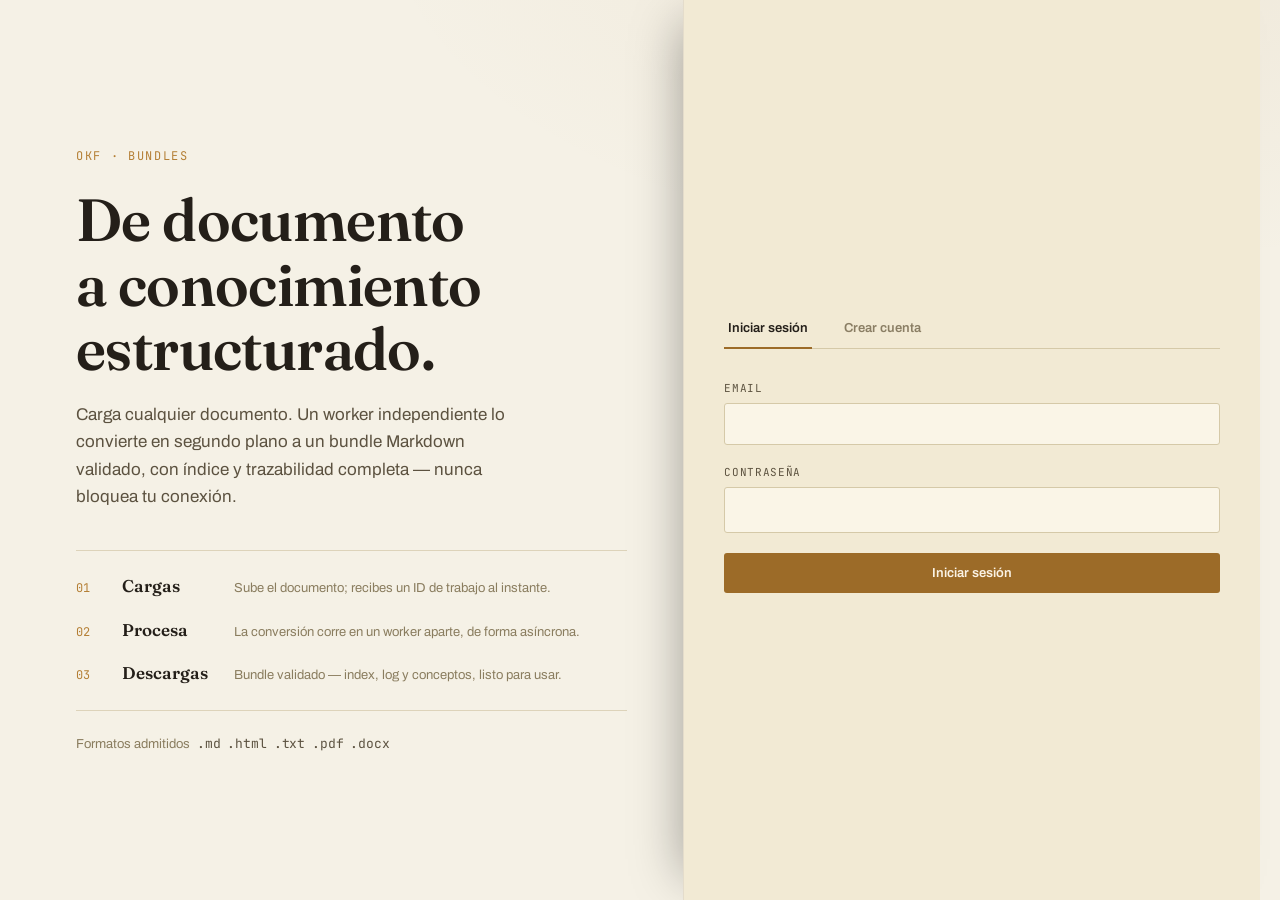
<file: frontend/index.html>
<!DOCTYPE html>
<html lang="es">
<head>
  <meta charset="UTF-8" />
  <meta name="viewport" content="width=device-width, initial-scale=1.0" />
  <title>OKF — Bundles de conocimiento</title>
  <meta name="description" content="Plataforma multiusuario para convertir documentos a bundles OKF (Open Knowledge Format). Backend en Go, procesamiento asíncrono con workers." />
  <meta name="theme-color" content="#f5f1e6" />
  <link rel="icon" href="data:image/svg+xml,<svg xmlns='http://www.w3.org/2000/svg' viewBox='0 0 24 24'><rect width='24' height='24' rx='3' fill='%23e4dccb'/><path d='M6 7h12M6 12h12M6 17h7' stroke='%23241f19' stroke-width='2' stroke-linecap='round'/></svg>" />
  <link rel="preconnect" href="https://fonts.googleapis.com" />
  <link rel="preconnect" href="https://fonts.gstatic.com" crossorigin />
  <link rel="stylesheet" href="https://fonts.googleapis.com/css2?family=Fraunces:opsz,wght@9..144,500;9..144,600;9..144,700&family=Archivo:wght@400;500;600;700&family=JetBrains+Mono:wght@400;500;600&display=swap" />
  <!-- Bootstrap Icons: solo la fuente de iconos vía CDN, no el framework CSS de
       Bootstrap — el sistema de diseño (color, tipografía, layout) sigue siendo el propio. -->
  <link rel="stylesheet" href="https://cdn.jsdelivr.net/npm/bootstrap-icons@1.11.3/font/bootstrap-icons.min.css" />
  <link rel="stylesheet" href="css/style.css?v=20260823-2" />
</head>
<body>

<div class="shell">

  <!-- ══════════════════════════════════════ VISTA: AUTENTICACIÓN ══════ -->
  <div class="view view-auth" id="view-auth">
    <div class="auth-layout">

      <aside class="auth-intro">
        <p class="brandmark">OKF · Bundles</p>
        <h1 class="auth-headline">De documento<br />a conocimiento<br />estructurado.</h1>
        <p class="auth-copy">Carga cualquier documento. Un worker independiente lo convierte en segundo plano a un bundle Markdown validado, con índice y trazabilidad completa — nunca bloquea tu conexión.</p>

        <ol class="pipeline">
          <li><span class="pipeline-n">01</span><span class="pipeline-t">Cargas</span><span class="pipeline-d">Sube el documento; recibes un ID de trabajo al instante.</span></li>
          <li><span class="pipeline-n">02</span><span class="pipeline-t">Procesa</span><span class="pipeline-d">La conversión corre en un worker aparte, de forma asíncrona.</span></li>
          <li><span class="pipeline-n">03</span><span class="pipeline-t">Descargas</span><span class="pipeline-d">Bundle validado — index, log y conceptos, listo para usar.</span></li>
        </ol>

        <p class="formats-line">Formatos admitidos&ensp;<span class="mono">.md&ensp;.html&ensp;.txt&ensp;.pdf&ensp;.docx</span></p>
      </aside>

      <div class="auth-panel">
        <div class="tabs" role="tablist">
          <button class="tab active" data-tab="login" role="tab" aria-selected="true" aria-controls="form-login">Iniciar sesión</button>
          <button class="tab" data-tab="register" role="tab" aria-selected="false" aria-controls="form-register">Crear cuenta</button>
        </div>

        <form class="auth-form active" id="form-login" novalidate>
          <p class="form-alert" id="login-error" role="alert" hidden></p>

          <div class="field">
            <label for="login-email">Email</label>
            <input class="field-input" type="email" id="login-email" required autocomplete="email" />
          </div>
          <div class="field">
            <label for="login-password">Contraseña</label>
            <input class="field-input mono" type="password" id="login-password" required autocomplete="current-password" />
          </div>

          <button class="btn btn-primary btn-block" type="submit" id="btn-login">Iniciar sesión</button>
        </form>

        <form class="auth-form" id="form-register" novalidate>
          <p class="form-alert" id="register-error" role="alert" hidden></p>

          <div class="field">
            <label for="reg-username">Nombre de usuario</label>
            <input class="field-input" type="text" id="reg-username" required minlength="3" maxlength="50" autocomplete="username" />
          </div>
          <div class="field">
            <label for="reg-email">Email</label>
            <input class="field-input" type="email" id="reg-email" required autocomplete="email" />
          </div>
          <div class="field">
            <label for="reg-password">Contraseña</label>
            <input class="field-input mono" type="password" id="reg-password" required autocomplete="new-password" aria-describedby="reg-password-hint" />
            <p class="field-hint" id="reg-password-hint">Mínimo 8 caracteres.</p>
          </div>

          <button class="btn btn-primary btn-block" type="submit" id="btn-register">Crear cuenta</button>
        </form>
      </div>

    </div>
  </div>

  <!-- ══════════════════════════════════════ VISTA: APLICACIÓN ═════════ -->
  <div class="view view-app" id="view-app" hidden>

    <header class="masthead">
      <div class="masthead-brand">
        <svg class="brand-mark" viewBox="0 0 24 24" aria-hidden="true"><rect width="24" height="24" rx="4" fill="currentColor"/><path d="M6 7h12M6 12h12M6 17h7" stroke="var(--ink-900)" stroke-width="1.8" stroke-linecap="round"/></svg>
        <span class="masthead-title">OKF <span class="masthead-title-sub">Bundles</span></span>
      </div>
      <div class="masthead-user">
        <span class="user-tag" id="navbar-username"></span>
        <button class="btn btn-ghost" id="btn-logout" type="button">
          <i class="bi bi-box-arrow-right icon" aria-hidden="true"></i>
          Cerrar sesión
        </button>
      </div>
    </header>

    <main class="workspace">

      <!-- ── Columna primaria: carga + lista ─────────────────────────── -->
      <section class="col-primary" aria-label="Carga y lista de trabajos">

        <div class="uploader" id="upload-zone" tabindex="0" role="button" aria-label="Cargar documento: arrastra un archivo o presiona para elegirlo">
          <i class="bi bi-upload uploader-icon" aria-hidden="true"></i>
          <p class="uploader-title">Arrastra un documento aquí, o haz clic para elegirlo</p>
          <p class="uploader-copy">Se procesa en segundo plano — puedes cerrar esta pestaña sin perder el trabajo.</p>
          <p class="uploader-formats mono">md&ensp;·&ensp;html&ensp;·&ensp;txt&ensp;·&ensp;pdf&ensp;·&ensp;docx&ensp;·&ensp;máx 50&nbsp;MB</p>
          <input type="file" id="file-input" hidden accept=".md,.markdown,.html,.htm,.txt,.pdf,.docx" />
        </div>
        <p class="uploader-error" id="upload-error" role="alert" hidden></p>

        <div class="upload-ticket" id="upload-progress" hidden>
          <div class="upload-ticket-row">
            <span class="upload-ticket-label" id="progress-label">Subiendo…</span>
            <span class="upload-ticket-id mono" id="progress-job-id"></span>
          </div>
          <div class="upload-ticket-track"><div class="upload-ticket-bar" id="progress-bar"></div></div>
        </div>

        <div class="list-head">
          <h2>Trabajos</h2>
          <div class="list-stats mono" id="list-stats" aria-live="polite"></div>
          <button class="btn btn-ghost btn-sm" id="btn-refresh" type="button">
            <i class="bi bi-arrow-repeat icon" aria-hidden="true"></i>
            Actualizar
          </button>
        </div>

        <!-- estado: cargando -->
        <div class="jobs-state" id="jobs-loading" hidden>
          <div class="skeleton-row"></div>
          <div class="skeleton-row"></div>
          <div class="skeleton-row"></div>
        </div>

        <!-- estado: error de red -->
        <div class="jobs-state jobs-state-error" id="jobs-network-error" hidden>
          <i class="bi bi-plug icon icon-lg" aria-hidden="true"></i>
          <p class="jobs-state-title">No se pudo conectar con el servidor</p>
          <p class="jobs-state-copy">Verifica tu conexión. Reintentamos automáticamente, o puedes forzarlo ahora.</p>
          <button class="btn btn-secondary btn-sm" id="btn-retry-connection" type="button">Reintentar</button>
        </div>

        <!-- estado: vacío -->
        <div class="jobs-state" id="jobs-empty" hidden>
          <i class="bi bi-inbox icon icon-lg" aria-hidden="true"></i>
          <p class="jobs-state-title">Todavía no hay trabajos</p>
          <p class="jobs-state-copy">Sube tu primer documento arriba para generar un bundle.</p>
        </div>

        <ul class="job-list" id="jobs-list"></ul>
      </section>

      <!-- ── Columna de detalle ───────────────────────────────────────── -->
      <aside class="col-detail" id="col-detail" aria-label="Detalle del trabajo seleccionado">
        <div class="detail-empty" id="detail-empty">
          <i class="bi bi-file-earmark-text icon icon-lg" aria-hidden="true"></i>
          <p>Selecciona un trabajo de la lista para ver su detalle.</p>
        </div>
        <div class="detail-panel" id="detail-panel" hidden></div>
      </aside>

    </main>
  </div>

</div><!-- /shell -->

<div class="toast-region" id="toast-container" aria-live="polite"></div>

<script src="js/app.js?v=20260823-2"></script>
</body>
</html>
</file>
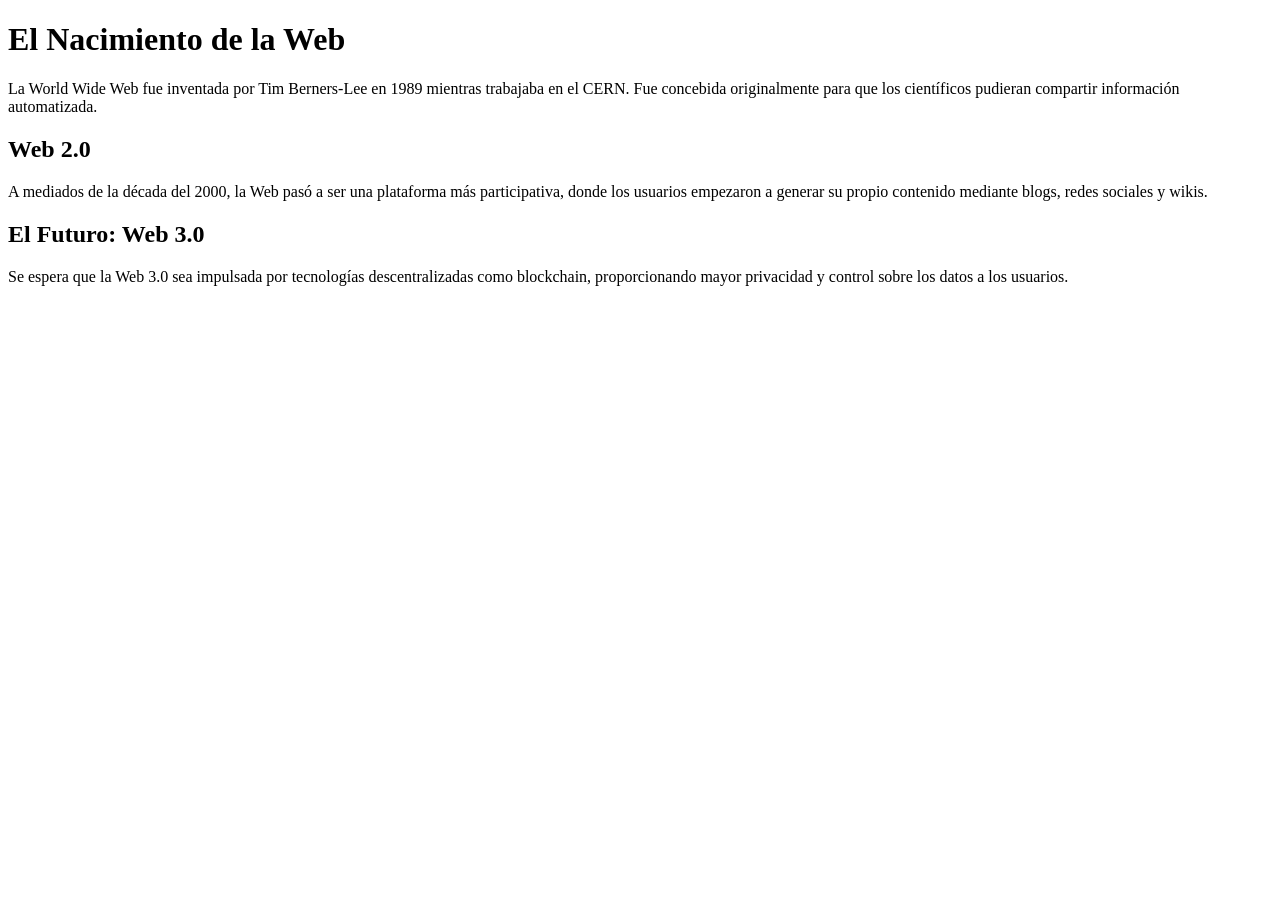
<file: test_docs/sample_2.html>
<!DOCTYPE html>
<html>
<head>
    <title>Historia de la Web</title>
</head>
<body>
    <h1>El Nacimiento de la Web</h1>
    <p>La World Wide Web fue inventada por Tim Berners-Lee en 1989 mientras trabajaba en el CERN. Fue concebida originalmente para que los científicos pudieran compartir información automatizada.</p>

    <h2>Web 2.0</h2>
    <p>A mediados de la década del 2000, la Web pasó a ser una plataforma más participativa, donde los usuarios empezaron a generar su propio contenido mediante blogs, redes sociales y wikis.</p>

    <h2>El Futuro: Web 3.0</h2>
    <p>Se espera que la Web 3.0 sea impulsada por tecnologías descentralizadas como blockchain, proporcionando mayor privacidad y control sobre los datos a los usuarios.</p>
</body>
</html>
</file>
<file: frontend/css/style.css>
/* ══════════════════════════════════════════════════════════════════════════
   OKF Bundles — Sistema de diseño
   ISIS4426 Desarrollo de Soluciones Cloud

   Dirección: editorial / taller de imprenta. Superficie principal en tinta
   cálida oscura (el "taller"); los excertos de contenido real — log, datos
   técnicos — se muestran sobre insertos de "papel" claro con borde neto (la
   "página"). Fraunces para voz de marca, Archivo para interfaz, JetBrains
   Mono para todo dato técnico (IDs, nombres de archivo, timestamps, log).

   Índice de secciones:
     1. Variables (tokens)
     2. Reset
     3. Tipografía base
     4. Layout de página (shell, vistas)
     5. Vista de autenticación
     6. Vista de aplicación (masthead, workspace)
     7. Componentes: botones, campos, badges de estado
     8. Zona de carga (uploader)
     9. Lista de trabajos
    10. Panel de detalle
    11. Toasts
    12. Estados vacíos / carga / error
    13. Responsive
   ══════════════════════════════════════════════════════════════════════════ */

/* ─── 1. Variables ──────────────────────────────────────────────────────── */

:root {
  /* Superficies claras (cromo principal de la app). Los nombres --ink-* se
     conservan tal cual del tema oscuro original: renombrarlos habría
     forzado a tocar cada regla de componente que ya los consume, así que
     el tema claro se logra únicamente redefiniendo estos valores. */
  --ink-950: #e4dccb;
  --ink-900: #f5f1e6;
  --ink-850: #ffffff;
  --ink-800: #faf7ee;
  --ink-700: #ddd3ba;
  --ink-600: #b9ad8c;
  --ink-500: #948861;

  /* Texto sobre superficie clara */
  --text-on-ink: #241f19;
  --text-on-ink-soft: #5c5240;
  --text-on-ink-faint: #8a7d5f;

  /* Superficies de papel (insertos de documento/log, panel de auth) —
     una segunda superficie clara, un tono más cálida que la superficie
     general, para que un inserto de "página" siga distinguiéndose del
     resto de la interfaz aunque todo sea claro. */
  --paper: #f2ead4;
  --paper-raised: #faf5e7;
  --paper-border: #d5c9a8;
  --ink-on-paper: #241f19;
  --ink-on-paper-soft: #5d5340;
  --ink-on-paper-faint: #8a7e64;

  /* Acentos de marca (2) — oscurecidos frente a la versión para tema
     oscuro, para mantener contraste suficiente como texto/borde sobre
     fondo claro. */
  --brass: #9c6b28;
  --brass-strong: #b47f35;
  --brass-on: #fbf3e5;
  --teal: #2f6b5c;
  --teal-strong: #3d8571;
  --teal-on: #eaf5f1;

  /* Semántica de estado (separada de la marca), igualmente oscurecida */
  --warn: #8f6c1a;
  --warn-strong: #a9832a;
  --warn-on: #fdf6e3;
  --danger: #a03d2c;
  --danger-strong: #bc4e3a;
  --danger-on: #fbeae6;

  /* Tipografía */
  --font-display: 'Fraunces', Georgia, 'Times New Roman', serif;
  --font-ui: 'Archivo', -apple-system, 'Segoe UI', sans-serif;
  --font-mono: 'JetBrains Mono', ui-monospace, 'SFMono-Regular', Menlo, Consolas, monospace;

  --fs-2xs: .6875rem;   /* 11   */
  --fs-xs:  .75rem;     /* 12   */
  --fs-sm:  .8125rem;   /* 13   */
  --fs-base: .9375rem;  /* 15   */
  --fs-md:  1.0625rem;  /* 17   */
  --fs-lg:  1.375rem;   /* 22   */
  --fs-xl:  1.75rem;    /* 28   */
  --fs-2xl: 2.25rem;    /* 36   */
  --fs-3xl: clamp(2.5rem, 3.4vw + 1rem, 3.75rem);

  /* Escala de espaciado (base 4px) */
  --sp-1: 4px;  --sp-2: 8px;  --sp-3: 12px; --sp-4: 16px; --sp-5: 20px;
  --sp-6: 24px; --sp-7: 32px; --sp-8: 40px; --sp-9: 56px; --sp-10: 80px;

  --radius-sm: 3px;
  --radius-md: 5px;
  --radius-lg: 9px;
  --border-w: 1px;

  --ease: cubic-bezier(.4, 0, .2, 1);
  --dur: .16s;
}

/* ─── 2. Reset ──────────────────────────────────────────────────────────── */

*, *::before, *::after { box-sizing: border-box; }
html, body { height: 100%; }
body {
  margin: 0;
  background: var(--ink-900);
  color: var(--text-on-ink);
  font-family: var(--font-ui);
  -webkit-font-smoothing: antialiased;
}
h1, h2, h3, h4, p, ol, ul, figure { margin: 0; }
ol, ul { padding: 0; list-style: none; }
button, input {
  font: inherit;
  color: inherit;
  background: none;
  border: 0;
}
button { cursor: pointer; }
button:disabled { cursor: not-allowed; }
a { color: inherit; }
svg { display: block; }
[hidden] { display: none !important; }

::selection { background: var(--brass); color: var(--brass-on); }

/* Iconos: Bootstrap Icons vía CDN (<i class="bi bi-...">). El tamaño se
   controla por font-size, no por width/height como en un <svg>; el color
   se hereda de `color` como cualquier glifo de texto. */
.icon {
  display: inline-block;
  line-height: 1;
  vertical-align: -0.125em;
}
.icon-lg { font-size: 26px; }

:focus-visible {
  outline: 2px solid var(--brass-strong);
  outline-offset: 2px;
  border-radius: var(--radius-sm);
}

@media (prefers-reduced-motion: reduce) {
  *, *::before, *::after { animation-duration: .001ms !important; transition-duration: .001ms !important; }
}

/* ─── 3. Tipografía base ────────────────────────────────────────────────── */

.mono { font-family: var(--font-mono); font-variant-numeric: tabular-nums; letter-spacing: -.01em; }

.brandmark {
  font-family: var(--font-mono);
  font-size: var(--fs-xs);
  letter-spacing: .14em;
  text-transform: uppercase;
  color: var(--brass-strong);
  margin: 0 0 var(--sp-6);
}

/* ─── 4. Layout de página ───────────────────────────────────────────────── */

.shell { min-height: 100%; }
.view { min-height: 100vh; }

/* ─── 5. Vista de autenticación ─────────────────────────────────────────── */

.view-auth {
  background: var(--ink-900);
  background-image:
    radial-gradient(1200px 600px at 85% -10%, color-mix(in srgb, var(--brass) 7%, transparent), transparent 60%);
  display: flex;
  align-items: stretch;
}
.auth-layout {
  display: grid;
  grid-template-columns: 1.15fr 1fr;
  width: 100%;
  max-width: 1240px;
  margin: 0 auto;
}

.auth-intro {
  display: flex;
  flex-direction: column;
  justify-content: center;
  padding: var(--sp-10) var(--sp-9);
}
.auth-headline {
  font-family: var(--font-display);
  font-weight: 600;
  font-size: var(--fs-3xl);
  line-height: 1.08;
  letter-spacing: -.01em;
  color: var(--text-on-ink);
  text-wrap: balance;
  margin-bottom: var(--sp-5);
}
.auth-copy {
  font-size: var(--fs-md);
  line-height: 1.6;
  color: var(--text-on-ink-soft);
  max-width: 46ch;
  margin-bottom: var(--sp-8);
}

.pipeline {
  display: flex;
  flex-direction: column;
  gap: var(--sp-5);
  padding: var(--sp-6) 0;
  border-top: var(--border-w) solid var(--ink-700);
  border-bottom: var(--border-w) solid var(--ink-700);
  margin-bottom: var(--sp-6);
}
.pipeline li {
  display: grid;
  grid-template-columns: 34px 100px 1fr;
  align-items: baseline;
  gap: var(--sp-3);
}
.pipeline-n {
  font-family: var(--font-mono);
  font-size: var(--fs-xs);
  color: var(--brass-strong);
}
.pipeline-t {
  font-family: var(--font-display);
  font-weight: 600;
  font-size: var(--fs-md);
  color: var(--text-on-ink);
}
.pipeline-d {
  font-size: var(--fs-sm);
  color: var(--text-on-ink-faint);
  line-height: 1.5;
}

.formats-line {
  font-size: var(--fs-sm);
  color: var(--text-on-ink-faint);
}
.formats-line .mono { color: var(--text-on-ink-soft); }

.auth-panel {
  background: var(--paper);
  color: var(--ink-on-paper);
  border-left: var(--border-w) solid var(--ink-950);
  padding: var(--sp-9) var(--sp-8);
  display: flex;
  flex-direction: column;
  justify-content: center;
  box-shadow: -24px 0 48px -24px rgba(0, 0, 0, .35);
}

.tabs {
  display: flex;
  gap: var(--sp-1);
  border-bottom: var(--border-w) solid var(--paper-border);
  margin-bottom: var(--sp-7);
}
.tab {
  font-family: var(--font-ui);
  font-weight: 600;
  font-size: var(--fs-sm);
  padding: var(--sp-3) var(--sp-1);
  margin-right: var(--sp-6);
  color: var(--ink-on-paper-faint);
  border-bottom: 2px solid transparent;
  transform: translateY(1px);
  transition: color var(--dur) var(--ease), border-color var(--dur) var(--ease);
}
.tab:hover { color: var(--ink-on-paper); }
.tab.active { color: var(--ink-on-paper); border-bottom-color: var(--brass); }

.auth-form { display: none; flex-direction: column; gap: var(--sp-5); }
.auth-form.active { display: flex; }

.field { display: flex; flex-direction: column; gap: var(--sp-2); }
.field label {
  font-family: var(--font-mono);
  font-size: var(--fs-2xs);
  letter-spacing: .06em;
  text-transform: uppercase;
  color: var(--ink-on-paper-soft);
}
.field-input {
  background: var(--paper-raised);
  border: var(--border-w) solid var(--paper-border);
  border-radius: var(--radius-sm);
  padding: var(--sp-3) var(--sp-4);
  font-size: var(--fs-base);
  color: var(--ink-on-paper);
  transition: border-color var(--dur) var(--ease), background var(--dur) var(--ease);
}
.field-input::placeholder { color: var(--ink-on-paper-faint); }
.field-input:hover { border-color: var(--ink-on-paper-faint); }
.field-input:focus-visible { border-color: var(--brass); outline-offset: 0; }
.field-hint {
  font-size: var(--fs-2xs);
  color: var(--ink-on-paper-faint);
}

.form-alert {
  font-size: var(--fs-sm);
  background: color-mix(in srgb, var(--danger) 14%, var(--paper));
  color: var(--danger);
  border: var(--border-w) solid color-mix(in srgb, var(--danger) 40%, var(--paper-border));
  border-radius: var(--radius-sm);
  padding: var(--sp-3) var(--sp-4);
}

/* ─── 6. Vista de aplicación ─────────────────────────────────────────────── */

.view-app { display: flex; flex-direction: column; }

.masthead {
  display: flex;
  align-items: center;
  justify-content: space-between;
  padding: var(--sp-4) var(--sp-7);
  border-bottom: var(--border-w) solid var(--ink-700);
  background: var(--ink-950);
  position: sticky;
  top: 0;
  z-index: 10;
}
.masthead-brand { display: flex; align-items: center; gap: var(--sp-3); }
.brand-mark { width: 26px; height: 26px; color: var(--brass); flex: none; }
.masthead-title {
  font-family: var(--font-display);
  font-weight: 600;
  font-size: var(--fs-lg);
  letter-spacing: -.01em;
  color: var(--text-on-ink);
}
.masthead-title-sub { color: var(--text-on-ink-faint); font-weight: 500; }

.masthead-user { display: flex; align-items: center; gap: var(--sp-4); }
.user-tag {
  font-family: var(--font-mono);
  font-size: var(--fs-sm);
  color: var(--text-on-ink-soft);
}
.user-tag::before { content: '@'; color: var(--text-on-ink-faint); }

.workspace {
  flex: 1;
  display: grid;
  grid-template-columns: minmax(0, 1fr) 380px;
  gap: var(--sp-7);
  padding: var(--sp-7);
  max-width: 1400px;
  width: 100%;
  margin: 0 auto;
  align-items: start;
}

.col-primary { display: flex; flex-direction: column; gap: var(--sp-6); min-width: 0; }

/* ─── 7. Componentes: botones, campos ────────────────────────────────────── */

.btn {
  display: inline-flex;
  align-items: center;
  gap: var(--sp-2);
  justify-content: center;
  font-family: var(--font-ui);
  font-weight: 600;
  font-size: var(--fs-sm);
  padding: var(--sp-3) var(--sp-5);
  border-radius: var(--radius-sm);
  border: var(--border-w) solid transparent;
  transition: background var(--dur) var(--ease), border-color var(--dur) var(--ease), color var(--dur) var(--ease), transform var(--dur) var(--ease);
  white-space: nowrap;
}
.btn:active { transform: translateY(1px); }
.btn:disabled { opacity: .5; transform: none; }
.btn .icon { font-size: 15px; }

.btn-primary { background: var(--brass); color: var(--brass-on); }
.btn-primary:hover:not(:disabled) { background: var(--brass-strong); }

.btn-secondary {
  background: transparent;
  border-color: var(--ink-on-paper-faint);
  color: var(--ink-on-paper);
}
.btn-secondary:hover:not(:disabled) { border-color: var(--ink-on-paper); background: color-mix(in srgb, var(--ink-on-paper) 6%, transparent); }

.btn-ghost {
  background: transparent;
  border-color: var(--ink-700);
  color: var(--text-on-ink-soft);
}
.btn-ghost:hover:not(:disabled) { border-color: var(--ink-500); color: var(--text-on-ink); }

.btn-block { width: 100%; }
.btn-sm { padding: var(--sp-2) var(--sp-3); font-size: var(--fs-xs); }

.btn-danger-ghost {
  background: transparent;
  border-color: color-mix(in srgb, var(--danger) 45%, var(--ink-700));
  color: var(--danger-strong);
}
.btn-danger-ghost:hover:not(:disabled) { background: color-mix(in srgb, var(--danger) 16%, transparent); }

/* ─── Badges de estado ───────────────────────────────────────────────────── */
/* Cada estado se distingue por icono + rótulo + estilo de borde, nunca solo
   por color (ver .status-badge[data-status]). */

.status-badge {
  display: inline-flex;
  align-items: center;
  gap: 6px;
  font-family: var(--font-mono);
  font-size: var(--fs-2xs);
  letter-spacing: .04em;
  text-transform: uppercase;
  padding: 4px 9px 4px 7px;
  border-radius: 999px;
  border: var(--border-w) solid;
  white-space: nowrap;
}
.status-badge .icon { font-size: 12px; flex: none; }

.status-badge[data-status="pending"] {
  color: var(--text-on-ink-soft);
  border-color: var(--ink-600);
  border-style: dashed;
  background: transparent;
}
.status-badge[data-status="processing"] {
  color: var(--brass-strong);
  border-color: var(--brass);
  background: color-mix(in srgb, var(--brass) 12%, transparent);
}
.status-badge[data-status="processing"] .icon { animation: spin 1.1s linear infinite; }
.status-badge[data-status="completed"] {
  color: var(--teal-strong);
  border-color: var(--teal);
  background: color-mix(in srgb, var(--teal) 12%, transparent);
}
.status-badge[data-status="warned"] {
  color: var(--warn-strong);
  border-color: var(--warn);
  background: color-mix(in srgb, var(--warn) 14%, transparent);
}
.status-badge[data-status="failed"] {
  color: var(--danger-strong);
  border-color: var(--danger);
  background: color-mix(in srgb, var(--danger) 14%, transparent);
}
.status-badge[data-status="canceled"] {
  color: var(--text-on-ink-faint);
  border-color: var(--ink-600);
  border-style: dashed;
  background: transparent;
}

@keyframes spin { to { transform: rotate(360deg); } }

/* Insignia neutra e informativa (formato de archivo) — deliberadamente
   distinta de .status-badge: no comunica un estado, así que no toma
   prestado su vocabulario visual. */
.format-badge {
  display: inline-flex;
  align-items: center;
  font-family: var(--font-mono);
  font-size: var(--fs-2xs);
  letter-spacing: .04em;
  text-transform: uppercase;
  padding: 4px 9px;
  border-radius: 999px;
  border: var(--border-w) solid var(--ink-700);
  color: var(--text-on-ink-faint);
}

/* ─── 8. Zona de carga ───────────────────────────────────────────────────── */

.uploader {
  border: 1.5px dashed var(--ink-600);
  border-radius: var(--radius-lg);
  padding: var(--sp-8) var(--sp-6);
  text-align: center;
  cursor: pointer;
  transition: border-color var(--dur) var(--ease), background var(--dur) var(--ease);
}
.uploader:hover, .uploader:focus-visible { border-color: var(--brass); background: color-mix(in srgb, var(--brass) 5%, transparent); }
.uploader.is-dragging { border-color: var(--brass); border-style: solid; background: color-mix(in srgb, var(--brass) 9%, transparent); }
.uploader.is-uploading { cursor: progress; opacity: .7; }

.uploader-icon { display: inline-block; font-size: 30px; margin-bottom: var(--sp-4); color: var(--brass-strong); }
.uploader-title { font-family: var(--font-display); font-weight: 600; font-size: var(--fs-md); color: var(--text-on-ink); margin-bottom: var(--sp-2); }
.uploader-copy { font-size: var(--fs-sm); color: var(--text-on-ink-faint); margin-bottom: var(--sp-4); }
.uploader-formats { font-size: var(--fs-2xs); color: var(--text-on-ink-faint); letter-spacing: .03em; }

.uploader-error {
  font-size: var(--fs-sm);
  color: var(--danger-strong);
  background: color-mix(in srgb, var(--danger) 12%, transparent);
  border: var(--border-w) solid color-mix(in srgb, var(--danger) 40%, var(--ink-700));
  border-radius: var(--radius-sm);
  padding: var(--sp-3) var(--sp-4);
}

.upload-ticket {
  border: var(--border-w) solid var(--ink-700);
  border-radius: var(--radius-md);
  padding: var(--sp-4);
  background: var(--ink-850);
}
.upload-ticket-row { display: flex; justify-content: space-between; gap: var(--sp-3); margin-bottom: var(--sp-3); }
.upload-ticket-label { font-size: var(--fs-sm); color: var(--text-on-ink-soft); }
.upload-ticket-id { font-size: var(--fs-xs); color: var(--brass-strong); }
.upload-ticket-track { height: 4px; border-radius: 2px; background: var(--ink-700); overflow: hidden; }
.upload-ticket-bar { height: 100%; width: 0; background: var(--brass); transition: width .3s var(--ease); }

/* ─── 9. Lista de trabajos ───────────────────────────────────────────────── */

.list-head { display: flex; align-items: center; gap: var(--sp-4); }
.list-head h2 { font-family: var(--font-display); font-weight: 600; font-size: var(--fs-lg); color: var(--text-on-ink); }
.list-stats { font-size: var(--fs-xs); color: var(--text-on-ink-faint); flex: 1; }
.list-stats b { color: var(--text-on-ink-soft); font-weight: 600; }

.job-list { display: flex; flex-direction: column; gap: var(--sp-2); }

/* <li> — el contenedor con borde; adentro van dos elementos hermanos: el
   botón de selección (área grande) y el grupo de acciones (botones reales,
   nunca anidados dentro del botón de selección). */
.job-card {
  display: flex;
  align-items: center;
  gap: var(--sp-3);
  padding: var(--sp-2);
  border: var(--border-w) solid var(--ink-700);
  border-radius: var(--radius-md);
  background: var(--ink-850);
  transition: border-color var(--dur) var(--ease), background var(--dur) var(--ease);
}
.job-card:hover { border-color: var(--ink-500); }
.job-card.is-selected { border-color: var(--brass); background: color-mix(in srgb, var(--brass) 7%, var(--ink-850)); }

.job-card-select {
  display: grid;
  grid-template-columns: auto 1fr;
  align-items: center;
  gap: var(--sp-4);
  flex: 1;
  min-width: 0;
  text-align: left;
  padding: var(--sp-2) var(--sp-3);
  border-radius: var(--radius-sm);
}

.job-card-main { min-width: 0; }
.job-card-name {
  font-family: var(--font-mono);
  font-size: var(--fs-sm);
  color: var(--text-on-ink);
  overflow: hidden;
  text-overflow: ellipsis;
  white-space: nowrap;
  display: block;
}
.job-card-meta {
  display: flex;
  gap: var(--sp-3);
  margin-top: 4px;
  font-size: var(--fs-2xs);
  color: var(--text-on-ink-faint);
}
.job-card-meta .mono { color: var(--text-on-ink-faint); }

.job-card-actions { display: flex; gap: var(--sp-1); flex: none; padding-right: var(--sp-1); }
.job-card-actions .btn { padding: var(--sp-2); border-color: transparent; }
.job-card-actions .icon { font-size: 15px; }

/* ─── 10. Panel de detalle ────────────────────────────────────────────────── */

.col-detail {
  position: sticky;
  top: calc(var(--sp-7) + 62px);
  border: var(--border-w) solid var(--ink-700);
  border-radius: var(--radius-lg);
  background: var(--ink-850);
  min-height: 320px;
  overflow: hidden;
}

.detail-empty {
  display: flex;
  flex-direction: column;
  align-items: center;
  justify-content: center;
  gap: var(--sp-3);
  height: 100%;
  min-height: 320px;
  padding: var(--sp-7);
  text-align: center;
  color: var(--text-on-ink-faint);
  font-size: var(--fs-sm);
}

.detail-panel { display: flex; flex-direction: column; }

.detail-head {
  padding: var(--sp-5) var(--sp-5) var(--sp-4);
  border-bottom: var(--border-w) solid var(--ink-700);
}
.detail-name {
  font-family: var(--font-mono);
  font-size: var(--fs-sm);
  color: var(--text-on-ink);
  word-break: break-all;
  margin-bottom: var(--sp-3);
}
.detail-badges { display: flex; gap: var(--sp-2); flex-wrap: wrap; }

.detail-body { padding: var(--sp-5); display: flex; flex-direction: column; gap: var(--sp-5); }

.detail-row { display: flex; justify-content: space-between; gap: var(--sp-3); font-size: var(--fs-sm); }
.detail-row dt { color: var(--text-on-ink-faint); }
.detail-row dd { margin: 0; color: var(--text-on-ink-soft); }
.detail-row dd.mono { color: var(--text-on-ink); }
.detail-facts { display: flex; flex-direction: column; gap: var(--sp-2); }

.detail-message {
  font-size: var(--fs-sm);
  line-height: 1.5;
  padding: var(--sp-4);
  border-radius: var(--radius-md);
  border: var(--border-w) solid;
}
.detail-message.tone-info {
  color: var(--text-on-ink-soft);
  border-color: var(--ink-700);
  background: var(--ink-800);
}
.detail-message.tone-ok {
  color: var(--teal-strong);
  border-color: color-mix(in srgb, var(--teal) 45%, var(--ink-700));
  background: color-mix(in srgb, var(--teal) 10%, transparent);
}
.detail-message.tone-warn {
  color: var(--warn-strong);
  border-color: color-mix(in srgb, var(--warn) 45%, var(--ink-700));
  background: color-mix(in srgb, var(--warn) 10%, transparent);
}
.detail-message.tone-danger {
  color: var(--danger-strong);
  border-color: color-mix(in srgb, var(--danger) 45%, var(--ink-700));
  background: color-mix(in srgb, var(--danger) 10%, transparent);
}

/* Inserto de "papel": donde se muestran datos textuales reales (advertencias
   del log), para marcar visualmente que es contenido del documento/log, no
   interfaz. */
.paper-inset {
  background: var(--paper);
  color: var(--ink-on-paper);
  border: var(--border-w) solid var(--paper-border);
  border-radius: var(--radius-md);
  padding: var(--sp-4);
}
.paper-inset-label {
  font-family: var(--font-mono);
  font-size: var(--fs-2xs);
  letter-spacing: .06em;
  text-transform: uppercase;
  color: var(--ink-on-paper-faint);
  margin-bottom: var(--sp-3);
}
.warning-list { display: flex; flex-direction: column; gap: var(--sp-3); }
.warning-item {
  display: flex;
  gap: var(--sp-2);
  font-size: var(--fs-xs);
  line-height: 1.5;
  color: var(--ink-on-paper-soft);
  font-family: var(--font-mono);
}
.warning-item::before { content: '▸'; color: var(--warn); flex: none; }

.detail-async-note {
  display: flex;
  gap: var(--sp-2);
  align-items: flex-start;
  font-size: var(--fs-xs);
  color: var(--text-on-ink-faint);
  line-height: 1.5;
}
.detail-async-note .icon { font-size: 14px; flex: none; margin-top: 2px; color: var(--brass-strong); }

.detail-actions { display: flex; gap: var(--sp-3); padding: var(--sp-5); border-top: var(--border-w) solid var(--ink-700); margin-top: auto; }
.detail-actions .btn { flex: 1; }

/* ─── 11. Toasts ─────────────────────────────────────────────────────────── */

.toast-region {
  position: fixed;
  bottom: var(--sp-6);
  right: var(--sp-6);
  display: flex;
  flex-direction: column;
  gap: var(--sp-3);
  z-index: 100;
  max-width: 360px;
}
.toast {
  display: flex;
  gap: var(--sp-3);
  align-items: flex-start;
  background: var(--ink-850);
  border: var(--border-w) solid var(--ink-700);
  border-left: 3px solid var(--ink-500);
  border-radius: var(--radius-md);
  padding: var(--sp-4);
  box-shadow: 0 12px 32px -12px rgba(0,0,0,.5);
  animation: toast-in .22s var(--ease);
}
.toast.removing { animation: toast-out .22s var(--ease) forwards; }
.toast-success { border-left-color: var(--teal); }
.toast-error { border-left-color: var(--danger); }
.toast-warning { border-left-color: var(--warn); }
.toast-info { border-left-color: var(--brass); }
.toast-icon { font-size: 16px; flex: none; margin-top: 2px; }
.toast-success .toast-icon { color: var(--teal-strong); }
.toast-error .toast-icon { color: var(--danger-strong); }
.toast-warning .toast-icon { color: var(--warn-strong); }
.toast-info .toast-icon { color: var(--brass-strong); }
.toast-title { font-size: var(--fs-sm); font-weight: 600; color: var(--text-on-ink); }
.toast-message { font-size: var(--fs-xs); color: var(--text-on-ink-faint); margin-top: 2px; }

@keyframes toast-in { from { opacity: 0; transform: translateY(8px); } to { opacity: 1; transform: translateY(0); } }
@keyframes toast-out { to { opacity: 0; transform: translateX(12px); } }

/* ─── 12. Estados vacío / carga / error ──────────────────────────────────── */

.jobs-state {
  display: flex;
  flex-direction: column;
  align-items: center;
  gap: var(--sp-3);
  padding: var(--sp-9) var(--sp-6);
  text-align: center;
  border: var(--border-w) dashed var(--ink-700);
  border-radius: var(--radius-lg);
  color: var(--text-on-ink-faint);
}
.jobs-state .icon-lg { color: var(--ink-500); }
.jobs-state-title { font-family: var(--font-display); font-weight: 600; font-size: var(--fs-md); color: var(--text-on-ink-soft); }
.jobs-state-copy { font-size: var(--fs-sm); max-width: 40ch; }
.jobs-state-error .icon-lg { color: var(--danger); }

.skeleton-row {
  height: 56px;
  border-radius: var(--radius-md);
  background: linear-gradient(100deg, var(--ink-850) 40%, var(--ink-800) 50%, var(--ink-850) 60%);
  background-size: 200% 100%;
  animation: shimmer 1.4s ease-in-out infinite;
}
.skeleton-row + .skeleton-row { margin-top: var(--sp-2); }
@keyframes shimmer { from { background-position: 150% 0; } to { background-position: -50% 0; } }

/* ─── 13. Responsive ─────────────────────────────────────────────────────── */

@media (max-width: 980px) {
  .auth-layout { grid-template-columns: 1fr; max-width: 640px; }
  .auth-intro { padding: var(--sp-8) var(--sp-6) var(--sp-6); }
  .auth-panel { border-left: none; border-top: var(--border-w) solid var(--ink-950); box-shadow: none; padding: var(--sp-7) var(--sp-6); }

  .workspace { grid-template-columns: 1fr; padding: var(--sp-5); }
  .col-detail { position: static; }
}

@media (max-width: 560px) {
  .masthead { padding: var(--sp-3) var(--sp-4); }
  .pipeline li { grid-template-columns: 28px 1fr; }
  .pipeline-d { grid-column: 2; }
  .job-card { grid-template-columns: 1fr; gap: var(--sp-3); }
  .job-card-actions { justify-content: flex-start; }
}
</file>
